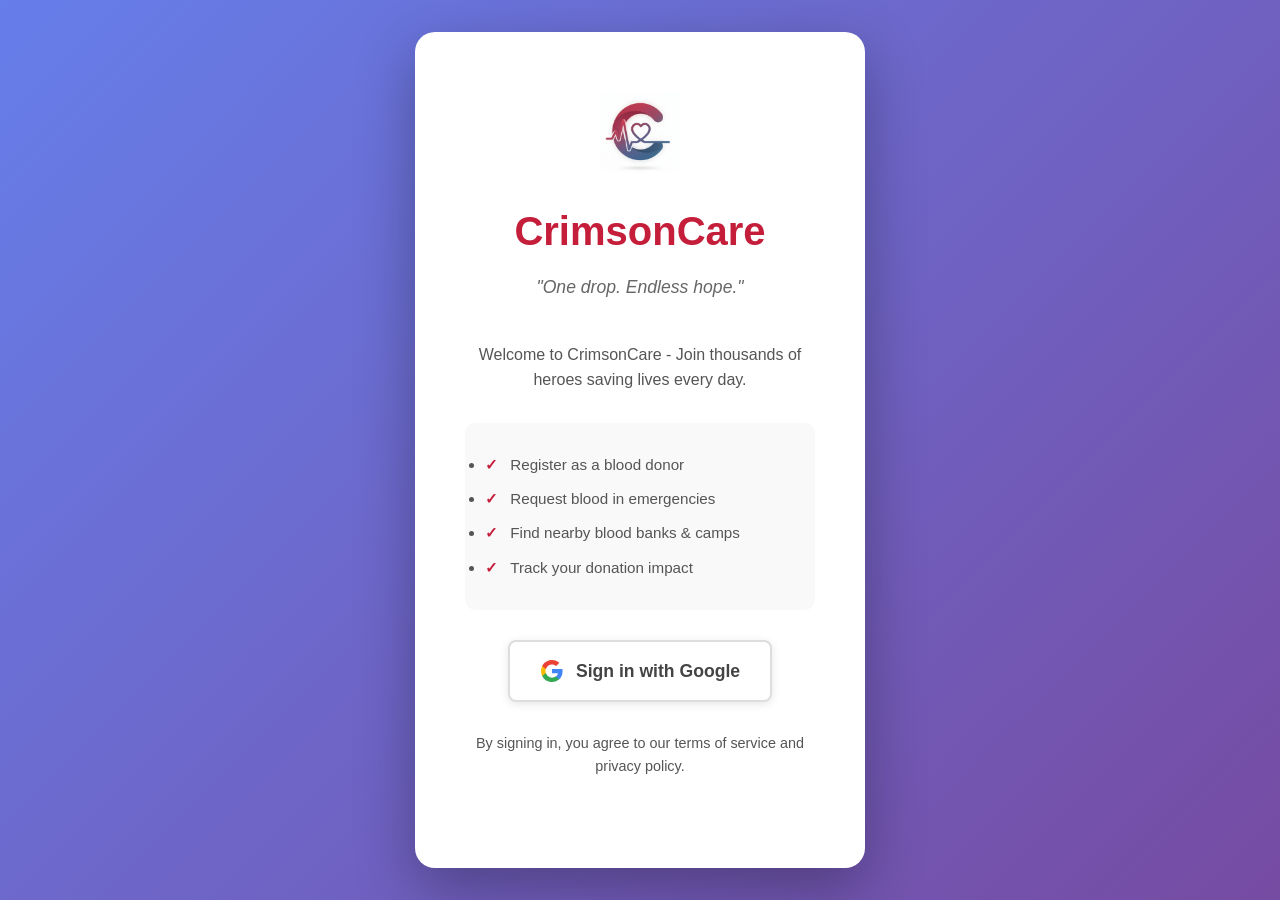
<file: frontend/index.html>
<!DOCTYPE html>
<html lang="en">

<head>
    <meta charset="UTF-8">
    <meta name="viewport" content="width=device-width, initial-scale=1.0">
    <title>CrimsonCare - One drop. Endless hope.</title>
    <link rel="icon" type="image/png" href="CrimsonCare_logo.png">
    <link rel="stylesheet" href="styles.css">
</head>

<body>
    <!-- Header -->
    <header class="header">
        <div class="header-content">
            <div class="header-left">
                <a href="index.html" class="logo">
                    <img src="CrimsonCare_logo.png" alt="CrimsonCare Logo" class="logo-img">
                    <span>CrimsonCare</span>
                </a>
            </div>
            <nav class="header-center">
                <a href="index.html" class="nav-link active">Home</a>
                <a href="blood-banks.html" class="nav-link">Blood Banks</a>
                <a href="camps.html" class="nav-link">Camps</a>
                <a href="leaderboard.html" class="nav-link">Leaderboard</a>
            </nav>
            <div class="header-right">
                <a href="information.html" class="user-icon" title="Profile">
                    <svg width="24" height="24" viewBox="0 0 24 24" fill="none" stroke="currentColor" stroke-width="2">
                        <circle cx="12" cy="8" r="4" />
                        <path d="M6 21v-2a4 4 0 0 1 4-4h4a4 4 0 0 1 4 4v2" />
                    </svg>
                </a>
                <a href="#" class="user-icon" onclick="event.preventDefault(); logout();" title="Logout"
                    style="margin-left: 10px;">
                    <svg width="24" height="24" viewBox="0 0 24 24" fill="none" stroke="currentColor" stroke-width="2">
                        <path d="M9 21H5a2 2 0 0 1-2-2V5a2 2 0 0 1 2-2h4" />
                        <polyline points="16 17 21 12 16 7" />
                        <line x1="21" y1="12" x2="9" y2="12" />
                    </svg>
                </a>
            </div>
        </div>
    </header>

    <!-- Hero Section -->
    <section class="hero">
        <div class="hero-content">
            <h1 class="hero-headline">CrimsonCare</h1>
            <p class="hero-tagline">"One drop. Endless hope."</p>
            <p class="hero-subtext">Join thousands of donors saving lives every day. Connect with recipients in
                real-time, track your donations, and become a hero in your community.</p>
            <div class="hero-ctas">
                <button class="btn btn-primary" onclick="window.location.href='information.html'">Donate Blood</button>
                <button class="btn btn-secondary" onclick="window.location.href='request_blood.html'">Request
                    Blood</button>
            </div>
        </div>
    </section>

    <!-- Urgent Requests and Active Camps -->
    <section class="urgent-camps-section">
        <div class="container">
            <div class="two-column-grid">
                <!-- Urgent Requests -->
                <div class="section-block">
                    <h2 class="section-title">Urgent Blood Requests Nearby</h2>
                    <div class="tiles-grid" id="urgent-requests">
                        <!-- Dynamic content loaded via JS -->
                    </div>
                </div>

                <!-- Active Camps -->
                <div class="section-block">
                    <h2 class="section-title">Active Camps Nearby</h2>
                    <div class="tiles-grid" id="active-camps">
                        <!-- Dynamic content loaded via JS -->
                    </div>
                </div>
            </div>
        </div>
    </section>

    <!-- Impact Metrics -->
    <section class="stats-section">
        <div class="container">
            <h2 class="section-title-center">Impact Metrics</h2>
            <div class="stats-grid">
                <div class="stat-tile">
                    <div class="stat-icon">
                        <svg width="40" height="40" viewBox="0 0 24 24" fill="none" stroke="#C41E3A" stroke-width="2">
                            <path d="M17 21v-2a4 4 0 0 0-4-4H5a4 4 0 0 0-4 4v2" />
                            <circle cx="9" cy="7" r="4" />
                            <path d="M23 21v-2a4 4 0 0 0-3-3.87" />
                            <path d="M16 3.13a4 4 0 0 1 0 7.75" />
                        </svg>
                    </div>
                    <div class="stat-number">12,543</div>
                    <div class="stat-label">Active Donors</div>
                </div>
                <div class="stat-tile">
                    <div class="stat-icon">
                        <svg width="40" height="40" viewBox="0 0 24 24" fill="none" stroke="#C41E3A" stroke-width="2">
                            <path
                                d="M20 35C20 35 32 27 32 17C32 13.8174 30.7357 10.7652 28.4853 8.51472C26.2348 6.26428 23.1826 5 20 5C16.8174 5 13.7652 6.26428 11.5147 8.51472C9.26428 10.7652 8 13.8174 8 17C8 27 20 35 20 35Z" />
                        </svg>
                    </div>
                    <div class="stat-number">8,921</div>
                    <div class="stat-label">Lives Saved</div>
                </div>
                <div class="stat-tile">
                    <div class="stat-icon">
                        <svg width="40" height="40" viewBox="0 0 24 24" fill="none" stroke="#C41E3A" stroke-width="2">
                            <path d="M3 9l9-7 9 7v11a2 2 0 0 1-2 2H5a2 2 0 0 1-2-2z" />
                            <polyline points="9 22 9 12 15 12 15 22" />
                        </svg>
                    </div>
                    <div class="stat-number">156</div>
                    <div class="stat-label">Blood Banks</div>
                </div>
                <div class="stat-tile">
                    <div class="stat-icon">
                        <svg width="40" height="40" viewBox="0 0 24 24" fill="none" stroke="#C41E3A" stroke-width="2">
                            <rect x="3" y="4" width="18" height="18" rx="2" ry="2" />
                            <line x1="16" y1="2" x2="16" y2="6" />
                            <line x1="8" y1="2" x2="8" y2="6" />
                            <line x1="3" y1="10" x2="21" y2="10" />
                        </svg>
                    </div>
                    <div class="stat-number">43</div>
                    <div class="stat-label">Active Camps</div>
                </div>
            </div>
        </div>
    </section>

    <!-- Why Choose CrimsonCare -->
    <section class="why-choose-section">
        <div class="container">
            <h2 class="section-title-center">Why Choose CrimsonCare?</h2>
            <div class="features-grid">
                <div class="feature-tile">
                    <div class="feature-icon">
                        <svg width="48" height="48" viewBox="0 0 24 24" fill="none" stroke="#C41E3A" stroke-width="2">
                            <circle cx="12" cy="12" r="10" />
                            <polyline points="12 6 12 12 16 14" />
                        </svg>
                    </div>
                    <h3>Real-Time Matching</h3>
                    <p>Connect with recipients instantly based on blood type, location, and urgency. Every second
                        counts.</p>
                </div>
                <div class="feature-tile">
                    <div class="feature-icon">
                        <svg width="48" height="48" viewBox="0 0 24 24" fill="none" stroke="#C41E3A" stroke-width="2">
                            <path d="M22 11.08V12a10 10 0 1 1-5.93-9.14" />
                            <polyline points="22 4 12 14.01 9 11.01" />
                        </svg>
                    </div>
                    <h3>Verified Blood Banks</h3>
                    <p>Access a network of 150+ certified blood banks with real-time inventory tracking.</p>
                </div>
                <div class="feature-tile">
                    <div class="feature-icon">
                        <svg width="48" height="48" viewBox="0 0 24 24" fill="none" stroke="#C41E3A" stroke-width="2">
                            <circle cx="12" cy="8" r="7" />
                            <polyline points="8.21 13.89 7 23 12 20 17 23 15.79 13.88" />
                        </svg>
                    </div>
                    <h3>Badges & Certificates</h3>
                    <p>Earn recognition for your life-saving contributions with digital badges and certificates.</p>
                </div>
                <div class="feature-tile">
                    <div class="feature-icon">
                        <svg width="48" height="48" viewBox="0 0 24 24" fill="none" stroke="#C41E3A" stroke-width="2">
                            <path d="M21 10c0 7-9 13-9 13s-9-6-9-13a9 9 0 0 1 18 0z" />
                            <circle cx="12" cy="10" r="3" />
                        </svg>
                    </div>
                    <h3>Community-Driven</h3>
                    <p>Join a compassionate network of donors, recipients, and healthcare providers working together.
                    </p>
                </div>
                <div class="feature-tile">
                    <div class="feature-icon">
                        <svg width="48" height="48" viewBox="0 0 24 24" fill="none" stroke="#C41E3A" stroke-width="2">
                            <path d="M12 20v-6M6 20V10M18 20V4" />
                        </svg>
                    </div>
                    <h3>Track Your Impact</h3>
                    <p>Monitor your donation history and see the lives you've saved with detailed analytics.</p>
                </div>
                <div class="feature-tile">
                    <div class="feature-icon">
                        <svg width="48" height="48" viewBox="0 0 24 24" fill="none" stroke="#C41E3A" stroke-width="2">
                            <path d="M18 8A6 6 0 0 0 6 8c0 7-3 9-3 9h18s-3-2-3-9" />
                            <path d="M13.73 21a2 2 0 0 1-3.46 0" />
                        </svg>
                    </div>
                    <h3>Smart Notifications</h3>
                    <p>Receive alerts when your blood type is needed nearby or when camps are scheduled.</p>
                </div>
                <div class="feature-tile">
                    <div class="feature-icon">
                        <svg width="48" height="48" viewBox="0 0 24 24" fill="none" stroke="#C41E3A" stroke-width="2">
                            <rect x="3" y="11" width="18" height="11" rx="2" ry="2" />
                            <path d="M7 11V7a5 5 0 0 1 10 0v4" />
                        </svg>
                    </div>
                    <h3>Secure & Private</h3>
                    <p>Your personal and medical information is protected with enterprise-grade security.</p>
                </div>
                <div class="feature-tile">
                    <div class="feature-icon">
                        <svg width="48" height="48" viewBox="0 0 24 24" fill="none" stroke="#C41E3A" stroke-width="2">
                            <polyline points="22 12 18 12 15 21 9 3 6 12 2 12" />
                        </svg>
                    </div>
                    <h3>Health Screening</h3>
                    <p>Complete pre-donation questionnaires and get eligibility checks before you donate.</p>
                </div>
            </div>
        </div>
    </section>

    <!-- Modal for Request Details -->
    <div id="request-modal" class="modal">
        <div class="modal-content">
            <span class="modal-close">&times;</span>
            <h2>Request Details</h2>
            <div id="request-details"></div>
        </div>
    </div>

    <!-- Modal for Camp Details -->
    <div id="camp-modal" class="modal">
        <div class="modal-content">
            <span class="modal-close">&times;</span>
            <h2>Camp Details</h2>
            <div id="camp-details"></div>
        </div>
    </div>

    <!-- Footer -->
    <footer class="footer">
        <div class="container">
            <div class="footer-brand">
                <h3>CrimsonCare</h3>
                <p class="tagline">"One drop. Endless hope."</p>
            </div>
            <div class="footer-links">
                <h4>Quick Links</h4>
                <a href="index.html">Home</a>
                <a href="blood-banks.html">Blood Banks</a>
                <a href="camps.html">Camps</a>
                <a href="leaderboard.html">Leaderboard</a>
                <a href="information.html">User Info</a>
                <a href="contact.html">Contact</a>
            </div>
            <div class="footer-contact">
                <h4>Contact Us</h4>
                <p>Email: info@crimsoncare.com</p>
                <p>Phone: +91-1234567890</p>
                <p>Address: Dehradun, Uttarakhand, India</p>
            </div>
        </div>
        <div class="footer-bottom">
            <p>© 2025 CrimsonCare by SysNexis. All rights reserved.</p>
        </div>
    </footer>

    <!-- Floating Chat Widget -->
    <div id="chat-widget" class="chat-widget">
        <button id="chat-toggle-btn" class="chat-toggle-btn" onclick="toggleChatWidget()">
            <svg width="24" height="24" viewBox="0 0 24 24" fill="none" stroke="currentColor" stroke-width="2">
                <path d="M21 15a2 2 0 0 1-2 2H7l-4 4V5a2 2 0 0 1 2-2h14a2 2 0 0 1 2 2z"></path>
            </svg>
        </button>

        <div id="chat-window" class="chat-window" style="display: none;">
            <div class="chat-header">
                <div>
                    <h3>🩸 CrimsonCare Assistant</h3>
                    <p style="font-size: 12px; opacity: 0.9;">Ask me about blood donation</p>
                </div>
                <button class="chat-close-btn" onclick="toggleChatWidget()">✕</button>
            </div>

            <div id="chat-messages" class="chat-messages">
                <div class="chat-message bot-message">
                    <div class="message-avatar">🤖</div>
                    <div class="message-content">
                        <p>Hi! I'm your CrimsonCare Assistant. I can help you with:</p>
                        <ul style="margin: 10px 0; padding-left: 20px; font-size: 13px;">
                            <li>Blood donation eligibility & process</li>
                            <li>Health screening questions</li>
                            <li>Blood types & compatibility</li>
                            <li>CrimsonCare platform features</li>
                        </ul>
                        <p>How can I help you today?</p>
                    </div>
                </div>
            </div>

            <div class="chat-input-container">
                <input type="text" id="chat-input" class="chat-input" placeholder="Type your message..."
                    onkeypress="handleChatKeyPress(event)" />
                <button class="chat-send-btn" onclick="sendChatMessage()">
                    <svg width="20" height="20" viewBox="0 0 24 24" fill="none" stroke="currentColor" stroke-width="2">
                        <line x1="22" y1="2" x2="11" y2="13"></line>
                        <polygon points="22 2 15 22 11 13 2 9 22 2"></polygon>
                    </svg>
                </button>
            </div>
        </div>
    </div>

    <script src="script.js"></script>
</body>

</html>
</file>
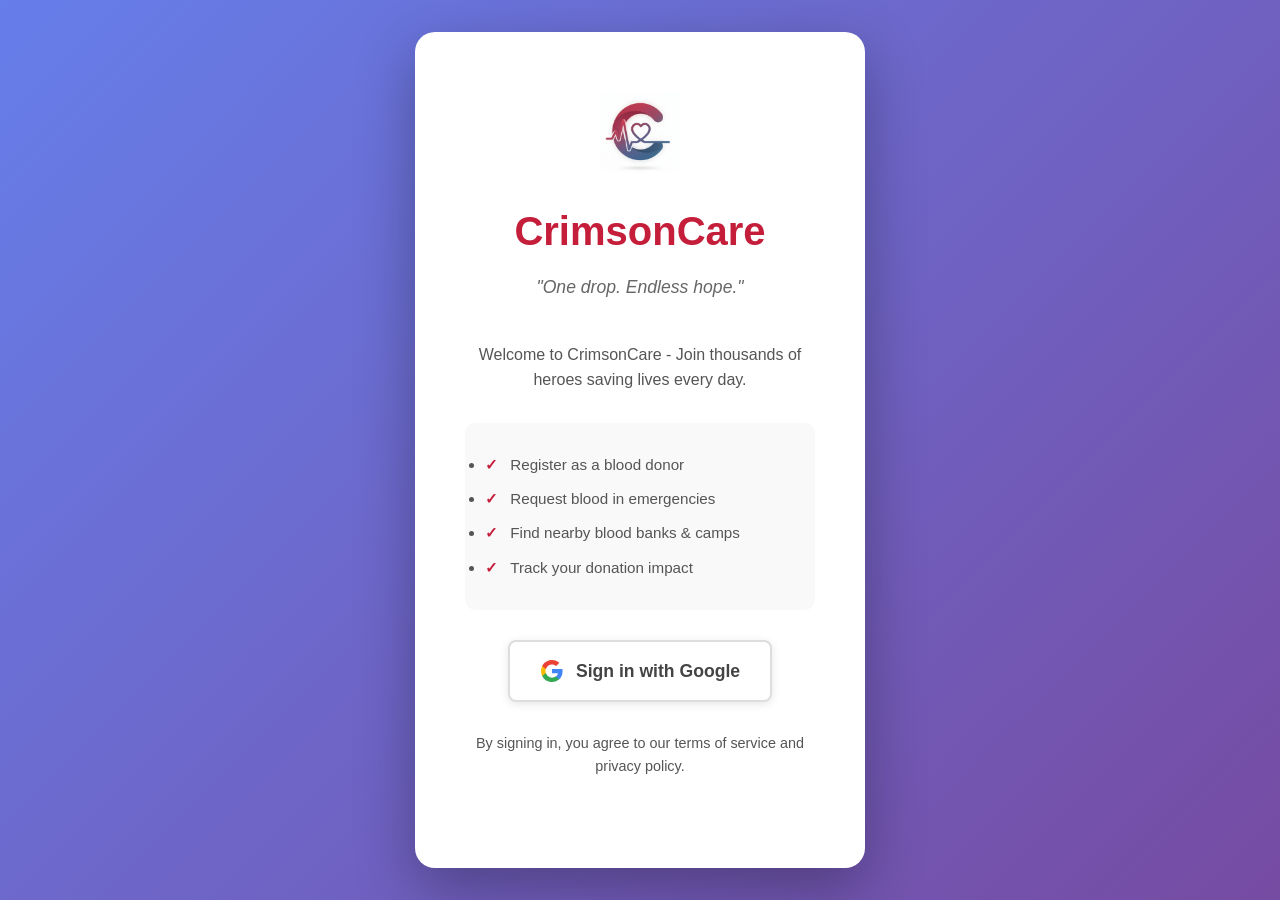
<file: frontend/blood-banks.html>
<!DOCTYPE html>
<html lang="en">

<head>
    <meta charset="UTF-8">
    <meta name="viewport" content="width=device-width, initial-scale=1.0">
    <title>Blood Banks - CrimsonCare</title>
    <link rel="icon" type="image/png" href="CrimsonCare_logo.png">
    <link rel="stylesheet" href="styles.css">
</head>

<body>
    <!-- Header -->
    <header class="header">
        <div class="header-content">
            <div class="header-left">
                <a href="index.html" class="logo">
                    <img src="CrimsonCare_logo.png" alt="CrimsonCare Logo" class="logo-img">
                    <span>CrimsonCare</span>
                </a>
            </div>
            <nav class="header-center">
                <a href="index.html" class="nav-link">Home</a>
                <a href="blood-banks.html" class="nav-link active">Blood Banks</a>
                <a href="camps.html" class="nav-link">Camps</a>
                <a href="leaderboard.html" class="nav-link">Leaderboard</a>
            </nav>
            <div class="header-right">
                <a href="information.html" class="user-icon" title="Profile">
                    <svg width="24" height="24" viewBox="0 0 24 24" fill="none" stroke="currentColor" stroke-width="2">
                        <circle cx="12" cy="8" r="4" />
                        <path d="M6 21v-2a4 4 0 0 1 4-4h4a4 4 0 0 1 4 4v2" />
                    </svg>
                </a>
                <a href="#" class="user-icon" onclick="event.preventDefault(); logout();" title="Logout"
                    style="margin-left: 10px;">
                    <svg width="24" height="24" viewBox="0 0 24 24" fill="none" stroke="currentColor" stroke-width="2">
                        <path d="M9 21H5a2 2 0 0 1-2-2V5a2 2 0 0 1 2-2h4" />
                        <polyline points="16 17 21 12 16 7" />
                        <line x1="21" y1="12" x2="9" y2="12" />
                    </svg>
                </a>
            </div>
        </div>
    </header>

    <!-- Page Header -->
    <section class="page-header">
        <h1>Blood Banks Directory</h1>
        <p>Find verified blood banks near you with real-time inventory status</p>
    </section>

    <!-- Search and Filter Section -->
    <section class="search-filter-section">
        <div class="container">
            <div class="search-filter-bar">
                <input type="text" id="search-input" class="search-input" placeholder="Search by name or location..."
                    onkeyup="searchBloodBanks()">
                <select id="filter-select" class="filter-select" onchange="filterBloodBanks()">
                    <option value="all">All Status</option>
                    <option value="available">Available</option>
                    <option value="low">Low Stock</option>
                    <option value="critical">Critical</option>
                </select>
                <button class="search-button" onclick="searchBloodBanks()">Search</button>
            </div>
        </div>
    </section>

    <!-- Blood Banks List -->
    <section class="content-section">
        <div class="container">
            <div id="blood-banks-list">
                <!-- Dynamic content loaded via JS -->
            </div>
        </div>
    </section>

    <!-- Footer -->
    <footer class="footer">
        <div class="container">
            <div class="footer-brand">
                <h3>CrimsonCare</h3>
                <p class="tagline">"One drop. Endless hope."</p>
            </div>
            <div class="footer-links">
                <h4>Quick Links</h4>
                <a href="index.html">Home</a>
                <a href="blood-banks.html">Blood Banks</a>
                <a href="camps.html">Camps</a>
                <a href="leaderboard.html">Leaderboard</a>
                <a href="information.html">User Info</a>
                <a href="contact.html">Contact</a>
            </div>
            <div class="footer-contact">
                <h4>Contact Us</h4>
                <p>Email: info@crimsoncare.com</p>
                <p>Phone: +91-1234567890</p>
                <p>Address: Dehradun, Uttarakhand, India</p>
            </div>
        </div>
        <div class="footer-bottom">
            <p>© 2025 CrimsonCare by SysNexis. All rights reserved.</p>
        </div>
    </footer>

    <script src="script.js"></script>
</body>

</html>
</file>
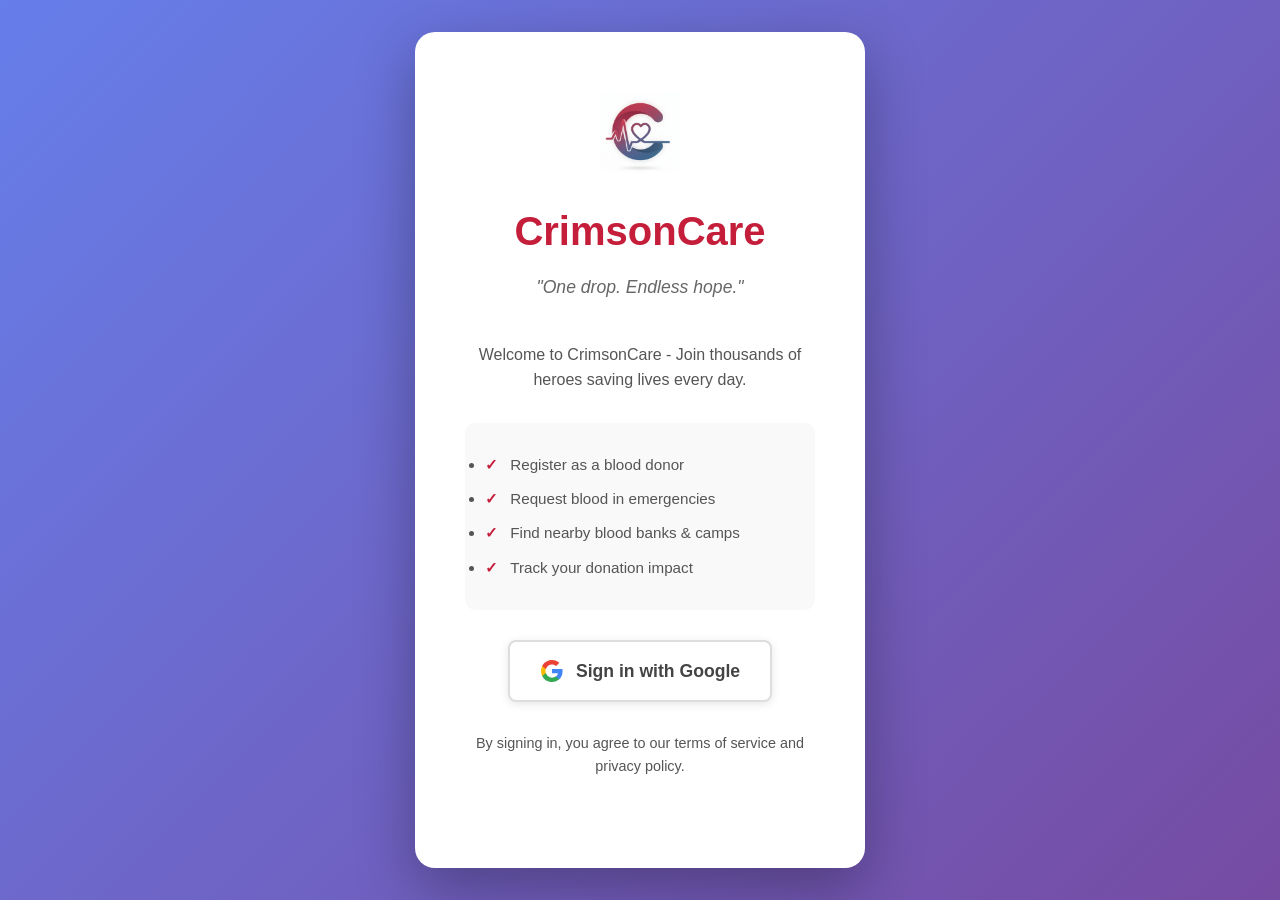
<file: frontend/camps.html>
<!DOCTYPE html>
<html lang="en">

<head>
    <meta charset="UTF-8">
    <meta name="viewport" content="width=device-width, initial-scale=1.0">
    <title>Donation Camps - CrimsonCare</title>
    <link rel="icon" type="image/png" href="CrimsonCare_logo.png">
    <link rel="stylesheet" href="styles.css">
</head>

<body>
    <!-- Header -->
    <header class="header">
        <div class="header-content">
            <div class="header-left">
                <a href="index.html" class="logo">
                    <img src="CrimsonCare_logo.png" alt="CrimsonCare Logo" class="logo-img">
                    <span>CrimsonCare</span>
                </a>
            </div>
            <nav class="header-center">
                <a href="index.html" class="nav-link">Home</a>
                <a href="blood-banks.html" class="nav-link">Blood Banks</a>
                <a href="camps.html" class="nav-link active">Camps</a>
                <a href="leaderboard.html" class="nav-link">Leaderboard</a>
            </nav>
            <div class="header-right">
                <a href="information.html" class="user-icon" title="Profile">
                    <svg width="24" height="24" viewBox="0 0 24 24" fill="none" stroke="currentColor" stroke-width="2">
                        <circle cx="12" cy="8" r="4" />
                        <path d="M6 21v-2a4 4 0 0 1 4-4h4a4 4 0 0 1 4 4v2" />
                    </svg>
                </a>
                <a href="#" class="user-icon" onclick="event.preventDefault(); logout();" title="Logout"
                    style="margin-left: 10px;">
                    <svg width="24" height="24" viewBox="0 0 24 24" fill="none" stroke="currentColor" stroke-width="2">
                        <path d="M9 21H5a2 2 0 0 1-2-2V5a2 2 0 0 1 2-2h4" />
                        <polyline points="16 17 21 12 16 7" />
                        <line x1="21" y1="12" x2="9" y2="12" />
                    </svg>
                </a>
            </div>
        </div>
    </header>

    <!-- Page Header -->
    <section class="page-header">
        <h1>Blood Donation Camps</h1>
        <p>Join upcoming donation camps in your area and save lives</p>
    </section>

    <!-- Search Section -->
    <section class="search-filter-section">
        <div class="container">
            <div class="search-filter-bar">
                <input type="text" id="search-camps" class="search-input"
                    placeholder="Search camps by name, organizer, or location..." onkeyup="searchCamps()">
                <button class="search-button" onclick="searchCamps()">Search</button>
            </div>
        </div>
    </section>

    <!-- Camps List -->
    <section class="content-section">
        <div class="container">
            <div id="camps-list">
                <!-- Dynamic content loaded via JS -->
            </div>
        </div>
    </section>

    <!-- Modal for Camp Details -->
    <div id="camp-modal" class="modal">
        <div class="modal-content">
            <span class="modal-close">&times;</span>
            <h2>Camp Details</h2>
            <div id="camp-details"></div>
        </div>
    </div>

    <!-- Footer -->
    <footer class="footer">
        <div class="container">
            <div class="footer-brand">
                <h3>CrimsonCare</h3>
                <p class="tagline">"One drop. Endless hope."</p>
            </div>
            <div class="footer-links">
                <h4>Quick Links</h4>
                <a href="index.html">Home</a>
                <a href="blood-banks.html">Blood Banks</a>
                <a href="camps.html">Camps</a>
                <a href="leaderboard.html">Leaderboard</a>
                <a href="information.html">User Info</a>
                <a href="contact.html">Contact</a>
            </div>
            <div class="footer-contact">
                <h4>Contact Us</h4>
                <p>Email: info@crimsoncare.com</p>
                <p>Phone: +91-1234567890</p>
                <p>Address: Dehradun, Uttarakhand, India</p>
            </div>
        </div>
        <div class="footer-bottom">
            <p>© 2025 CrimsonCare by SysNexis. All rights reserved.</p>
        </div>
    </footer>

    <script src="script.js"></script>
</body>

</html>
</file>
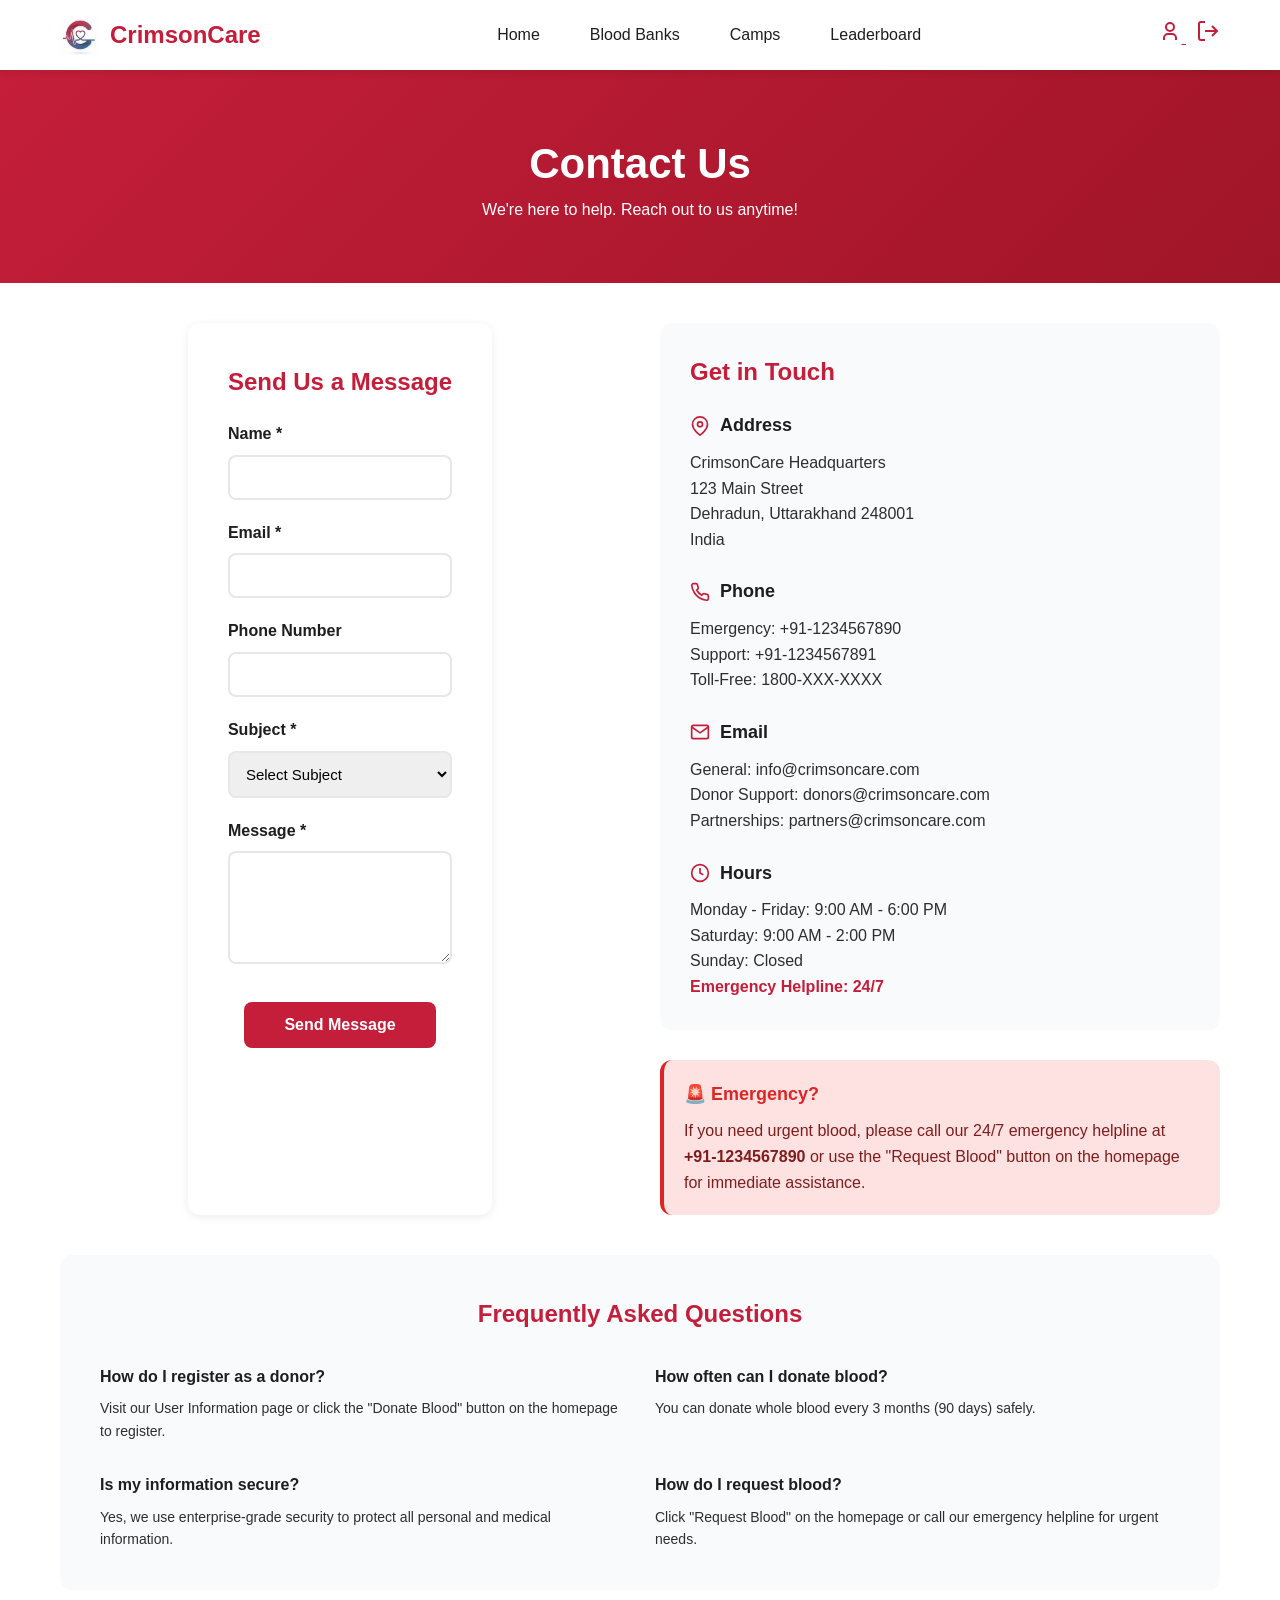
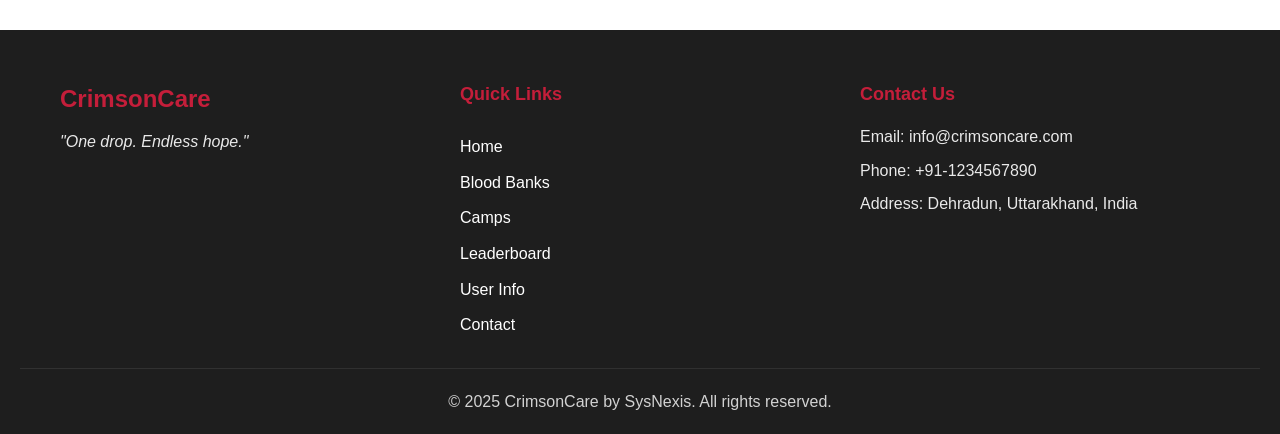
<file: frontend/contact.html>
<!DOCTYPE html>
<html lang="en">

<head>
    <meta charset="UTF-8">
    <meta name="viewport" content="width=device-width, initial-scale=1.0">
    <title>Contact Us - CrimsonCare</title>
    <link rel="icon" type="image/png" href="CrimsonCare_logo.png">
    <link rel="stylesheet" href="styles.css">
</head>

<body>
    <!-- Header -->
    <header class="header">
        <div class="header-content">
            <div class="header-left">
                <a href="index.html" class="logo">
                    <img src="CrimsonCare_logo.png" alt="CrimsonCare Logo" class="logo-img">
                    <span>CrimsonCare</span>
                </a>
            </div>
            <nav class="header-center">
                <a href="index.html" class="nav-link">Home</a>
                <a href="blood-banks.html" class="nav-link">Blood Banks</a>
                <a href="camps.html" class="nav-link">Camps</a>
                <a href="leaderboard.html" class="nav-link">Leaderboard</a>
            </nav>
            <div class="header-right">
                <a href="information.html" class="user-icon" title="Profile">
                    <svg width="24" height="24" viewBox="0 0 24 24" fill="none" stroke="currentColor" stroke-width="2">
                        <circle cx="12" cy="8" r="4" />
                        <path d="M6 21v-2a4 4 0 0 1 4-4h4a4 4 0 0 1 4 4v2" />
                    </svg>
                </a>
                <a href="#" class="user-icon" onclick="event.preventDefault(); logout();" title="Logout"
                    style="margin-left: 10px;">
                    <svg width="24" height="24" viewBox="0 0 24 24" fill="none" stroke="currentColor" stroke-width="2">
                        <path d="M9 21H5a2 2 0 0 1-2-2V5a2 2 0 0 1 2-2h4" />
                        <polyline points="16 17 21 12 16 7" />
                        <line x1="21" y1="12" x2="9" y2="12" />
                    </svg>
                </a>
            </div>
        </div>
    </header>

    <!-- Page Header -->
    <section class="page-header">
        <h1>Contact Us</h1>
        <p>We're here to help. Reach out to us anytime!</p>
    </section>

    <!-- Contact Content -->
    <section class="content-section">
        <div class="container">
            <div style="display: grid; grid-template-columns: 1fr 1fr; gap: 40px; margin-bottom: 40px;">
                <!-- Contact Form -->
                <div class="form-container">
                    <h2 style="color: #C41E3A; margin-bottom: 20px;">Send Us a Message</h2>
                    <form id="contact-form" onsubmit="handleContactForm(event)">
                        <div class="form-group">
                            <label for="contact-name">Name *</label>
                            <input type="text" id="contact-name" name="name" required>
                        </div>

                        <div class="form-group">
                            <label for="contact-email">Email *</label>
                            <input type="email" id="contact-email" name="email" required>
                        </div>

                        <div class="form-group">
                            <label for="contact-phone">Phone Number</label>
                            <input type="tel" id="contact-phone" name="phone">
                        </div>

                        <div class="form-group">
                            <label for="contact-subject">Subject *</label>
                            <select id="contact-subject" name="subject" required>
                                <option value="">Select Subject</option>
                                <option value="general">General Inquiry</option>
                                <option value="donor">Donor Registration</option>
                                <option value="recipient">Blood Request</option>
                                <option value="bloodbank">Blood Bank Partnership</option>
                                <option value="camp">Organize a Camp</option>
                                <option value="technical">Technical Support</option>
                                <option value="feedback">Feedback</option>
                            </select>
                        </div>

                        <div class="form-group">
                            <label for="contact-message">Message *</label>
                            <textarea id="contact-message" name="message" rows="5" required></textarea>
                        </div>

                        <div class="form-group" style="text-align: center; margin-top: 30px;">
                            <button type="submit" class="submit-button">Send Message</button>
                        </div>
                    </form>
                </div>

                <!-- Contact Information -->
                <div>
                    <div style="background-color: #F9FAFB; padding: 30px; border-radius: 12px; margin-bottom: 30px;">
                        <h2 style="color: #C41E3A; margin-bottom: 20px;">Get in Touch</h2>

                        <div style="margin-bottom: 25px;">
                            <h3
                                style="color: #1E1E1E; font-size: 18px; margin-bottom: 10px; display: flex; align-items: center; gap: 10px;">
                                <svg width="20" height="20" viewBox="0 0 24 24" fill="none" stroke="#C41E3A"
                                    stroke-width="2">
                                    <path d="M21 10c0 7-9 13-9 13s-9-6-9-13a9 9 0 0 1 18 0z" />
                                    <circle cx="12" cy="10" r="3" />
                                </svg>
                                Address
                            </h3>
                            <p style="color: #2E2E2E; line-height: 1.6;">
                                CrimsonCare Headquarters<br>
                                123 Main Street<br>
                                Dehradun, Uttarakhand 248001<br>
                                India
                            </p>
                        </div>

                        <div style="margin-bottom: 25px;">
                            <h3
                                style="color: #1E1E1E; font-size: 18px; margin-bottom: 10px; display: flex; align-items: center; gap: 10px;">
                                <svg width="20" height="20" viewBox="0 0 24 24" fill="none" stroke="#C41E3A"
                                    stroke-width="2">
                                    <path
                                        d="M22 16.92v3a2 2 0 0 1-2.18 2 19.79 19.79 0 0 1-8.63-3.07 19.5 19.5 0 0 1-6-6 19.79 19.79 0 0 1-3.07-8.67A2 2 0 0 1 4.11 2h3a2 2 0 0 1 2 1.72 12.84 12.84 0 0 0 .7 2.81 2 2 0 0 1-.45 2.11L8.09 9.91a16 16 0 0 0 6 6l1.27-1.27a2 2 0 0 1 2.11-.45 12.84 12.84 0 0 0 2.81.7A2 2 0 0 1 22 16.92z" />
                                </svg>
                                Phone
                            </h3>
                            <p style="color: #2E2E2E; line-height: 1.6;">
                                Emergency: +91-1234567890<br>
                                Support: +91-1234567891<br>
                                Toll-Free: 1800-XXX-XXXX
                            </p>
                        </div>

                        <div style="margin-bottom: 25px;">
                            <h3
                                style="color: #1E1E1E; font-size: 18px; margin-bottom: 10px; display: flex; align-items: center; gap: 10px;">
                                <svg width="20" height="20" viewBox="0 0 24 24" fill="none" stroke="#C41E3A"
                                    stroke-width="2">
                                    <path
                                        d="M4 4h16c1.1 0 2 .9 2 2v12c0 1.1-.9 2-2 2H4c-1.1 0-2-.9-2-2V6c0-1.1.9-2 2-2z" />
                                    <polyline points="22,6 12,13 2,6" />
                                </svg>
                                Email
                            </h3>
                            <p style="color: #2E2E2E; line-height: 1.6;">
                                General: info@crimsoncare.com<br>
                                Donor Support: donors@crimsoncare.com<br>
                                Partnerships: partners@crimsoncare.com
                            </p>
                        </div>

                        <div>
                            <h3
                                style="color: #1E1E1E; font-size: 18px; margin-bottom: 10px; display: flex; align-items: center; gap: 10px;">
                                <svg width="20" height="20" viewBox="0 0 24 24" fill="none" stroke="#C41E3A"
                                    stroke-width="2">
                                    <circle cx="12" cy="12" r="10" />
                                    <polyline points="12 6 12 12 16 14" />
                                </svg>
                                Hours
                            </h3>
                            <p style="color: #2E2E2E; line-height: 1.6;">
                                Monday - Friday: 9:00 AM - 6:00 PM<br>
                                Saturday: 9:00 AM - 2:00 PM<br>
                                Sunday: Closed<br>
                                <strong style="color: #C41E3A;">Emergency Helpline: 24/7</strong>
                            </p>
                        </div>
                    </div>

                    <!-- Emergency Notice -->
                    <div
                        style="background-color: #FEE2E2; padding: 20px; border-radius: 12px; border-left: 4px solid #DC2626;">
                        <h3 style="color: #DC2626; font-size: 18px; margin-bottom: 10px;">🚨 Emergency?</h3>
                        <p style="color: #7F1D1D; line-height: 1.6;">
                            If you need urgent blood, please call our 24/7 emergency helpline at
                            <strong>+91-1234567890</strong> or use the "Request Blood" button on the homepage for
                            immediate assistance.
                        </p>
                    </div>
                </div>
            </div>

            <!-- FAQ Section -->
            <div style="background-color: #F9FAFB; padding: 40px; border-radius: 12px; margin-top: 40px;">
                <h2 style="color: #C41E3A; text-align: center; margin-bottom: 30px;">Frequently Asked Questions</h2>
                <div style="display: grid; grid-template-columns: 1fr 1fr; gap: 30px;">
                    <div>
                        <h3 style="color: #1E1E1E; font-size: 16px; margin-bottom: 8px;">How do I register as a donor?
                        </h3>
                        <p style="color: #2E2E2E; font-size: 14px; line-height: 1.6;">Visit our User Information page or
                            click the "Donate Blood" button on the homepage to register.</p>
                    </div>
                    <div>
                        <h3 style="color: #1E1E1E; font-size: 16px; margin-bottom: 8px;">How often can I donate blood?
                        </h3>
                        <p style="color: #2E2E2E; font-size: 14px; line-height: 1.6;">You can donate whole blood every 3
                            months (90 days) safely.</p>
                    </div>
                    <div>
                        <h3 style="color: #1E1E1E; font-size: 16px; margin-bottom: 8px;">Is my information secure?</h3>
                        <p style="color: #2E2E2E; font-size: 14px; line-height: 1.6;">Yes, we use enterprise-grade
                            security to protect all personal and medical information.</p>
                    </div>
                    <div>
                        <h3 style="color: #1E1E1E; font-size: 16px; margin-bottom: 8px;">How do I request blood?</h3>
                        <p style="color: #2E2E2E; font-size: 14px; line-height: 1.6;">Click "Request Blood" on the
                            homepage or call our emergency helpline for urgent needs.</p>
                    </div>
                </div>
            </div>
        </div>
    </section>

    <!-- Footer -->
    <footer class="footer">
        <div class="container">
            <div class="footer-brand">
                <h3>CrimsonCare</h3>
                <p class="tagline">"One drop. Endless hope."</p>
            </div>
            <div class="footer-links">
                <h4>Quick Links</h4>
                <a href="index.html">Home</a>
                <a href="blood-banks.html">Blood Banks</a>
                <a href="camps.html">Camps</a>
                <a href="leaderboard.html">Leaderboard</a>
                <a href="information.html">User Info</a>
                <a href="contact.html">Contact</a>
            </div>
            <div class="footer-contact">
                <h4>Contact Us</h4>
                <p>Email: info@crimsoncare.com</p>
                <p>Phone: +91-1234567890</p>
                <p>Address: Dehradun, Uttarakhand, India</p>
            </div>
        </div>
        <div class="footer-bottom">
            <p>© 2025 CrimsonCare by SysNexis. All rights reserved.</p>
        </div>
    </footer>

    <script src="script.js"></script>
    <script>
        function handleContactForm(e) {
            e.preventDefault();
            alert('Thank you for contacting us! We will get back to you within 24 hours.');
            document.getElementById('contact-form').reset();
            return false;
        }
    </script>
</body>

</html>
</file>
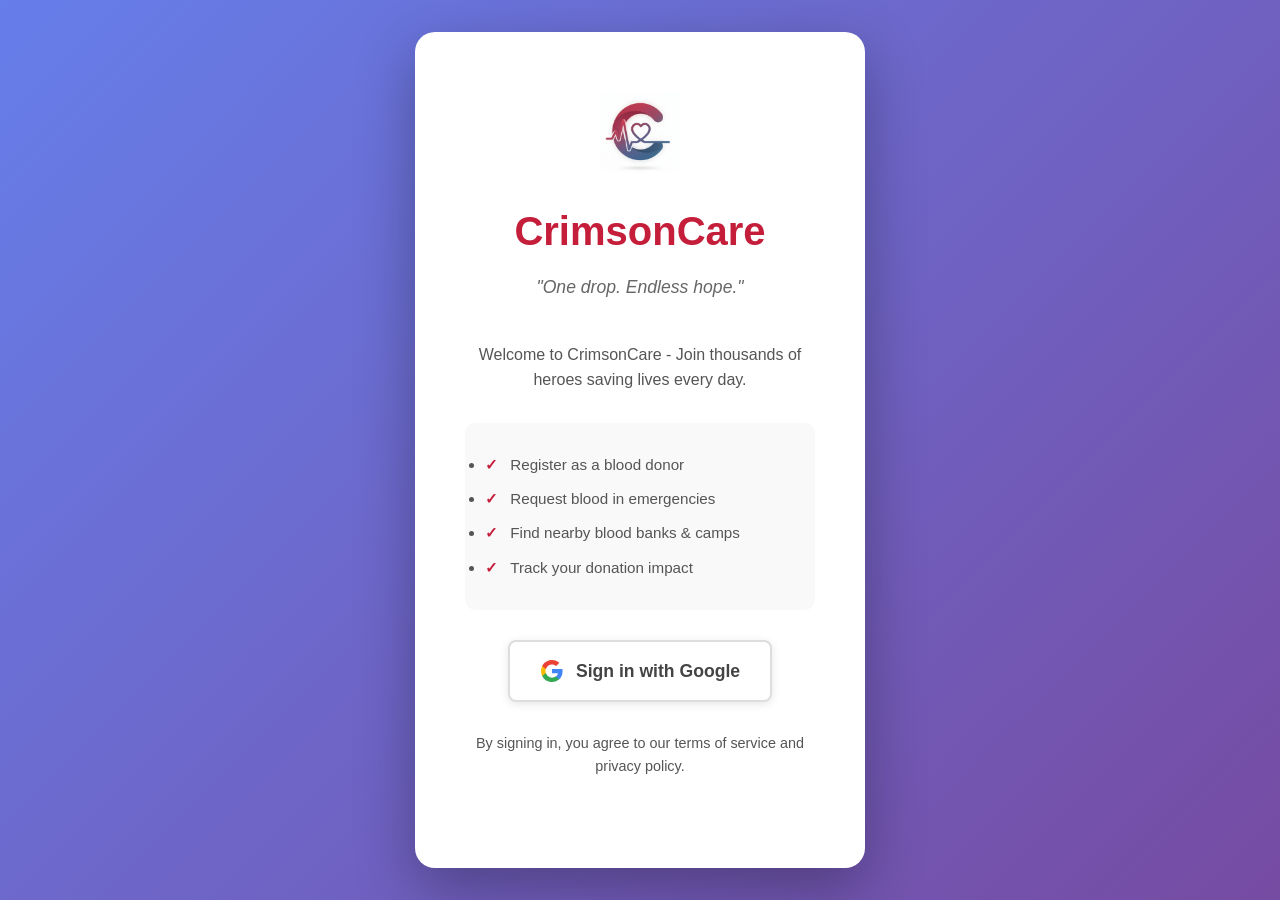
<file: frontend/leaderboard.html>
<!DOCTYPE html>
<html lang="en">

<head>
    <meta charset="UTF-8">
    <meta name="viewport" content="width=device-width, initial-scale=1.0">
    <title>Leaderboard - CrimsonCare</title>
    <link rel="icon" type="image/png" href="CrimsonCare_logo.png">
    <link rel="stylesheet" href="styles.css">
</head>

<body>
    <!-- Header -->
    <header class="header">
        <div class="header-content">
            <div class="header-left">
                <a href="index.html" class="logo">
                    <img src="CrimsonCare_logo.png" alt="CrimsonCare Logo" class="logo-img">
                    <span>CrimsonCare</span>
                </a>
            </div>
            <nav class="header-center">
                <a href="index.html" class="nav-link">Home</a>
                <a href="blood-banks.html" class="nav-link">Blood Banks</a>
                <a href="camps.html" class="nav-link">Camps</a>
                <a href="leaderboard.html" class="nav-link active">Leaderboard</a>
            </nav>
            <div class="header-right">
                <a href="information.html" class="user-icon" title="Profile">
                    <svg width="24" height="24" viewBox="0 0 24 24" fill="none" stroke="currentColor" stroke-width="2">
                        <circle cx="12" cy="8" r="4" />
                        <path d="M6 21v-2a4 4 0 0 1 4-4h4a4 4 0 0 1 4 4v2" />
                    </svg>
                </a>
                <a href="#" class="user-icon" onclick="event.preventDefault(); logout();" title="Logout"
                    style="margin-left: 10px;">
                    <svg width="24" height="24" viewBox="0 0 24 24" fill="none" stroke="currentColor" stroke-width="2">
                        <path d="M9 21H5a2 2 0 0 1-2-2V5a2 2 0 0 1 2-2h4" />
                        <polyline points="16 17 21 12 16 7" />
                        <line x1="21" y1="12" x2="9" y2="12" />
                    </svg>
                </a>
            </div>
        </div>
    </header>

    <!-- Page Header -->
    <section class="page-header">
        <h1>Donor Leaderboard</h1>
        <p>Celebrating our community heroes and their life-saving contributions</p>
    </section>

    <!-- Leaderboard Content -->
    <section class="content-section">
        <div class="container">
            <div class="leaderboard-info"
                style="text-align: center; margin-bottom: 30px; padding: 20px; background-color: #FEF3C7; border-radius: 12px;">
                <h3 style="color: #92400E; margin-bottom: 10px;">🏆 Badge System</h3>
                <p style="color: #78350F;">
                    <strong>Gold Badge:</strong> 40+ donations |
                    <strong>Silver Badge:</strong> 20+ donations |
                    <strong>Bronze Badge:</strong> 10+ donations
                </p>
            </div>

            <div class="leaderboard-table">
                <table>
                    <thead>
                        <tr>
                            <th onclick="sortLeaderboard('rank')">Rank</th>
                            <th onclick="sortLeaderboard('user')">User</th>
                            <th onclick="sortLeaderboard('donations')">Donations</th>
                            <th>Badges</th>
                            <th onclick="sortLeaderboard('lastDonation')">Last Donation</th>
                            <th onclick="sortLeaderboard('city')">City</th>
                        </tr>
                    </thead>
                    <tbody id="leaderboard-tbody">
                        <!-- Dynamic content loaded via JS -->
                    </tbody>
                </table>
            </div>

            <div class="leaderboard-cta" style="text-align: center; margin-top: 40px;">
                <h3 style="color: #C41E3A; margin-bottom: 15px;">Want to see your name here?</h3>
                <p style="margin-bottom: 20px; color: #2E2E2E;">Register as a donor and start saving lives today!</p>
                <button class="btn btn-primary" onclick="window.location.href='information.html'">Register Now</button>
            </div>
        </div>
    </section>

    <!-- Footer -->
    <footer class="footer">
        <div class="container">
            <div class="footer-brand">
                <h3>CrimsonCare</h3>
                <p class="tagline">"One drop. Endless hope."</p>
            </div>
            <div class="footer-links">
                <h4>Quick Links</h4>
                <a href="index.html">Home</a>
                <a href="blood-banks.html">Blood Banks</a>
                <a href="camps.html">Camps</a>
                <a href="leaderboard.html">Leaderboard</a>
                <a href="information.html">User Info</a>
                <a href="contact.html">Contact</a>
            </div>
            <div class="footer-contact">
                <h4>Contact Us</h4>
                <p>Email: info@crimsoncare.com</p>
                <p>Phone: +91-1234567890</p>
                <p>Address: Dehradun, Uttarakhand, India</p>
            </div>
        </div>
        <div class="footer-bottom">
            <p>© 2025 CrimsonCare by SysNexis. All rights reserved.</p>
        </div>
    </footer>

    <script src="script.js"></script>
</body>

</html>
</file>
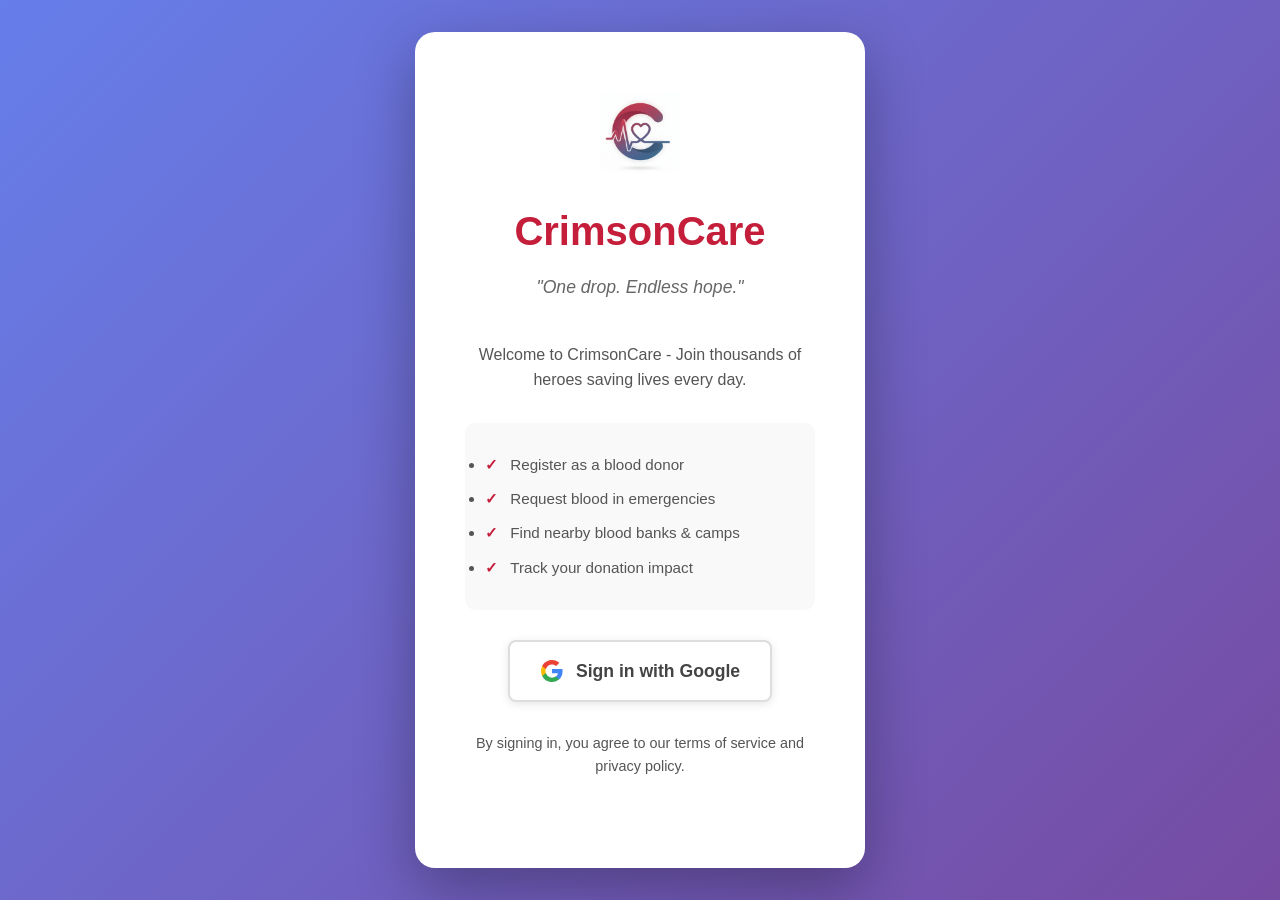
<file: frontend/login.html>
<!DOCTYPE html>
<html lang="en">

<head>
    <meta charset="UTF-8">
    <meta name="viewport" content="width=device-width, initial-scale=1.0">
    <title>Login - CrimsonCare</title>
    <link rel="icon" type="image/png" href="CrimsonCare_logo.png">
    <link rel="stylesheet" href="styles.css">
    <style>
        .login-container {
            min-height: 100vh;
            display: flex;
            align-items: center;
            justify-content: center;
            background: linear-gradient(135deg, #667eea 0%, #764ba2 100%);
            padding: 20px;
        }

        .login-box {
            background: white;
            padding: 60px 50px;
            border-radius: 20px;
            box-shadow: 0 20px 60px rgba(0, 0, 0, 0.3);
            text-align: center;
            max-width: 450px;
            width: 100%;
        }

        .login-logo {
            width: 80px;
            height: 80px;
            margin: 0 auto 20px;
        }

        .login-box h1 {
            color: #C41E3A;
            font-size: 2.5em;
            margin-bottom: 10px;
            font-weight: 700;
        }

        .login-box .tagline {
            color: #666;
            font-size: 1.1em;
            margin-bottom: 40px;
            font-style: italic;
        }

        .login-box p {
            color: #555;
            font-size: 1em;
            margin-bottom: 30px;
            line-height: 1.6;
        }

        .google-btn {
            display: inline-flex;
            align-items: center;
            justify-content: center;
            background: white;
            color: #444;
            padding: 15px 30px;
            border: 2px solid #ddd;
            border-radius: 8px;
            font-size: 1.1em;
            font-weight: 600;
            cursor: pointer;
            transition: all 0.3s ease;
            text-decoration: none;
            box-shadow: 0 2px 10px rgba(0, 0, 0, 0.1);
        }

        .google-btn:hover {
            background: #f8f9fa;
            border-color: #C41E3A;
            box-shadow: 0 4px 20px rgba(196, 30, 58, 0.2);
            transform: translateY(-2px);
        }

        .google-btn svg {
            width: 24px;
            height: 24px;
            margin-right: 12px;
        }

        .login-footer {
            margin-top: 30px;
            color: #888;
            font-size: 0.9em;
        }

        .features-list {
            text-align: left;
            margin: 30px 0;
            padding: 20px;
            background: #f9f9f9;
            border-radius: 10px;
        }

        .features-list li {
            margin: 10px 0;
            color: #555;
            font-size: 0.95em;
        }

        .features-list li::before {
            content: "✓ ";
            color: #C41E3A;
            font-weight: bold;
            margin-right: 8px;
        }
    </style>
</head>

<body>
    <div class="login-container">
        <div class="login-box">
            <img src="CrimsonCare_logo.png" alt="CrimsonCare Logo" class="login-logo"
                onerror="this.style.display='none'">
            <h1>CrimsonCare</h1>
            <p class="tagline">"One drop. Endless hope."</p>

            <p>Welcome to CrimsonCare - Join thousands of heroes saving lives every day.</p>

            <ul class="features-list">
                <li>Register as a blood donor</li>
                <li>Request blood in emergencies</li>
                <li>Find nearby blood banks & camps</li>
                <li>Track your donation impact</li>
            </ul>

            <a href="#" id="google-login-btn" class="google-btn">
                <svg viewBox="0 0 24 24" xmlns="http://www.w3.org/2000/svg">
                    <path
                        d="M22.56 12.25c0-.78-.07-1.53-.2-2.25H12v4.26h5.92c-.26 1.37-1.04 2.53-2.21 3.31v2.77h3.57c2.08-1.92 3.28-4.74 3.28-8.09z"
                        fill="#4285F4" />
                    <path
                        d="M12 23c2.97 0 5.46-.98 7.28-2.66l-3.57-2.77c-.98.66-2.23 1.06-3.71 1.06-2.86 0-5.29-1.93-6.16-4.53H2.18v2.84C3.99 20.53 7.7 23 12 23z"
                        fill="#34A853" />
                    <path
                        d="M5.84 14.09c-.22-.66-.35-1.36-.35-2.09s.13-1.43.35-2.09V7.07H2.18C1.43 8.55 1 10.22 1 12s.43 3.45 1.18 4.93l2.85-2.22.81-.62z"
                        fill="#FBBC05" />
                    <path
                        d="M12 5.38c1.62 0 3.06.56 4.21 1.64l3.15-3.15C17.45 2.09 14.97 1 12 1 7.7 1 3.99 3.47 2.18 7.07l3.66 2.84c.87-2.6 3.3-4.53 6.16-4.53z"
                        fill="#EA4335" />
                </svg>
                Sign in with Google
            </a>

            <div class="login-footer">
                <p>By signing in, you agree to our terms of service and privacy policy.</p>
            </div>
        </div>
    </div>

    <script>
        document.getElementById('google-login-btn').addEventListener('click', function (e) {
            e.preventDefault();
            // Redirect to backend OAuth endpoint
            window.location.href = 'http://127.0.0.1:8000/auth/google/login';
        });

        // Check if user is already logged in
        window.addEventListener('DOMContentLoaded', function () {
            const token = localStorage.getItem('crimsoncare_token');
            if (token) {
                // User already logged in, redirect to home
                window.location.href = 'index.html';
            }
        });
    </script>
</body>

</html>
</file>
<file: frontend/styles.css>
/* Root Variables */
:root {
    --crimson-red: #C41E3A;
    --pure-white: #FFFFFF;
    --charcoal: #1E1E1E;
    --dark-gray: #2E2E2E;
    --emerald-green: #16A34A;
    --amber-orange: #F59E0B;
    --soft-gray: #F9FAFB;
    --light-gray: #E5E7EB;
}

/* Reset and Base Styles */
* {
    margin: 0;
    padding: 0;
    box-sizing: border-box;
}

body {
    font-family: -apple-system, BlinkMacSystemFont, 'Segoe UI', Roboto, 'Helvetica Neue', Arial, sans-serif;
    color: var(--charcoal);
    line-height: 1.6;
    background-color: var(--pure-white);
}

.container {
    max-width: 1200px;
    margin: 0 auto;
    padding: 0 20px;
}

/* Header */
.header {
    background-color: var(--pure-white);
    box-shadow: 0 2px 8px rgba(0, 0, 0, 0.1);
    position: sticky;
    top: 0;
    z-index: 1000;
}

.header-content {
    max-width: 1200px;
    margin: 0 auto;
    padding: 0 20px;
    display: flex;
    justify-content: space-between;
    align-items: center;
    height: 70px;
}

.header-left .logo {
    display: flex;
    align-items: center;
    gap: 10px;
    text-decoration: none;
    color: var(--crimson-red);
    font-size: 24px;
    font-weight: 700;
}

.logo-img {
    width: 40px;
    height: 40px;
    object-fit: contain;
}

.header-center {
    display: flex;
    gap: 30px;
}

.nav-link {
    text-decoration: none;
    color: var(--charcoal);
    font-weight: 500;
    transition: color 0.3s;
    padding: 5px 10px;
}

.nav-link:hover,
.nav-link.active {
    color: var(--crimson-red);
}

.header-right .user-icon {
    color: var(--crimson-red);
    transition: opacity 0.3s;
}

.header-right .user-icon:hover {
    opacity: 0.8;
}

/* Hero Section */
.hero {
    background: linear-gradient(135deg, var(--crimson-red) 0%, #A01528 100%);
    color: var(--pure-white);
    padding: 80px 20px;
    text-align: center;
}

.hero-content {
    max-width: 800px;
    margin: 0 auto;
}

.hero-headline {
    font-size: 48px;
    font-weight: 700;
    margin-bottom: 10px;
}

.hero-tagline {
    font-size: 24px;
    font-style: italic;
    margin-bottom: 20px;
    opacity: 0.95;
}

.hero-subtext {
    font-size: 18px;
    line-height: 1.8;
    margin-bottom: 30px;
    opacity: 0.9;
}

.hero-ctas {
    display: flex;
    gap: 20px;
    justify-content: center;
    flex-wrap: wrap;
}

.btn {
    padding: 14px 32px;
    font-size: 16px;
    font-weight: 600;
    border: none;
    border-radius: 8px;
    cursor: pointer;
    transition: all 0.3s;
    text-decoration: none;
    display: inline-block;
}

.btn-primary {
    background-color: var(--pure-white);
    color: var(--crimson-red);
}

.btn-primary:hover {
    transform: translateY(-2px);
    box-shadow: 0 4px 12px rgba(255, 255, 255, 0.3);
}

.btn-secondary {
    background-color: transparent;
    color: var(--pure-white);
    border: 2px solid var(--pure-white);
}

.btn-secondary:hover {
    background-color: var(--pure-white);
    color: var(--crimson-red);
}

/* Urgent Requests and Camps Section */
.urgent-camps-section {
    padding: 60px 20px;
    background-color: var(--soft-gray);
}

.two-column-grid {
    display: grid;
    grid-template-columns: 1fr 1fr;
    gap: 40px;
}

.section-block {
    background-color: var(--pure-white);
    padding: 30px;
    border-radius: 12px;
    box-shadow: 0 2px 8px rgba(0, 0, 0, 0.08);
}

.section-title {
    font-size: 24px;
    font-weight: 700;
    color: var(--crimson-red);
    margin-bottom: 20px;
}

.tiles-grid {
    display: flex;
    flex-direction: column;
    gap: 15px;
}

.request-tile,
.camp-tile {
    background-color: var(--soft-gray);
    padding: 20px;
    border-radius: 8px;
    cursor: pointer;
    transition: all 0.3s;
    border-left: 4px solid var(--crimson-red);
}

.request-tile:hover,
.camp-tile:hover {
    transform: translateX(5px);
    box-shadow: 0 4px 12px rgba(0, 0, 0, 0.1);
}

.request-tile.urgent {
    border-left-color: var(--amber-orange);
}

.request-tile.critical {
    border-left-color: #DC2626;
    background-color: #FEE2E2;
}

.request-tile.moderate {
    border-left-color: var(--emerald-green);
    background-color: #D1FAE5;
}

.tile-header {
    display: flex;
    justify-content: space-between;
    align-items: center;
    margin-bottom: 10px;
}

.tile-name {
    font-weight: 700;
    font-size: 18px;
    color: var(--charcoal);
}

.blood-group-badge {
    background-color: var(--crimson-red);
    color: var(--pure-white);
    padding: 4px 12px;
    border-radius: 20px;
    font-weight: 600;
    font-size: 14px;
}

.tile-info {
    font-size: 14px;
    color: var(--dark-gray);
    line-height: 1.8;
}

.urgency-badge {
    display: inline-block;
    padding: 3px 10px;
    border-radius: 12px;
    font-size: 12px;
    font-weight: 600;
    margin-top: 8px;
}

.urgency-badge.critical {
    background-color: #DC2626;
    color: var(--pure-white);
    font-weight: 700;
    animation: pulse 2s infinite;
}

@keyframes pulse {

    0%,
    100% {
        opacity: 1;
    }

    50% {
        opacity: 0.8;
    }
}

.urgency-badge.urgent {
    background-color: var(--amber-orange);
    color: var(--pure-white);
    font-weight: 700;
}

.urgency-badge.moderate {
    background-color: var(--emerald-green);
    color: var(--pure-white);
    font-weight: 600;
}

/* Stats Section */
.stats-section {
    padding: 60px 20px;
    background-color: var(--pure-white);
}

.section-title-center {
    text-align: center;
    font-size: 32px;
    font-weight: 700;
    color: var(--crimson-red);
    margin-bottom: 40px;
}

.stats-grid {
    display: grid;
    grid-template-columns: repeat(4, 1fr);
    gap: 30px;
}

.stat-tile {
    text-align: center;
    padding: 30px;
    background-color: var(--soft-gray);
    border-radius: 12px;
    transition: transform 0.3s;
}

.stat-tile:hover {
    transform: translateY(-5px);
}

.stat-icon {
    margin-bottom: 15px;
}

.stat-number {
    font-size: 36px;
    font-weight: 700;
    color: var(--crimson-red);
    margin-bottom: 5px;
}

.stat-label {
    font-size: 16px;
    color: var(--dark-gray);
    font-weight: 500;
}

/* Why Choose Section */
.why-choose-section {
    padding: 60px 20px;
    background-color: var(--soft-gray);
}

.features-grid {
    display: grid;
    grid-template-columns: repeat(4, 1fr);
    gap: 25px;
}

.feature-tile {
    background-color: var(--pure-white);
    padding: 30px;
    border-radius: 12px;
    text-align: center;
    transition: all 0.3s;
    box-shadow: 0 2px 8px rgba(0, 0, 0, 0.05);
}

.feature-tile:hover {
    transform: translateY(-8px);
    box-shadow: 0 8px 24px rgba(196, 30, 58, 0.15);
}

.feature-icon {
    margin-bottom: 15px;
}

.feature-tile h3 {
    font-size: 18px;
    font-weight: 700;
    color: var(--charcoal);
    margin-bottom: 10px;
}

.feature-tile p {
    font-size: 14px;
    color: var(--dark-gray);
    line-height: 1.6;
}

/* Modal */
.modal {
    display: none;
    position: fixed;
    z-index: 2000;
    left: 0;
    top: 0;
    width: 100%;
    height: 100%;
    background-color: rgba(0, 0, 0, 0.5);
}

.modal-content {
    background-color: var(--pure-white);
    margin: 5% auto;
    padding: 30px;
    border-radius: 12px;
    max-width: 600px;
    position: relative;
    animation: slideDown 0.3s;
}

@keyframes slideDown {
    from {
        transform: translateY(-50px);
        opacity: 0;
    }

    to {
        transform: translateY(0);
        opacity: 1;
    }
}

.modal-close {
    position: absolute;
    right: 20px;
    top: 20px;
    font-size: 28px;
    font-weight: 700;
    color: var(--charcoal);
    cursor: pointer;
}

.modal-close:hover {
    color: var(--crimson-red);
}

.modal-content h2 {
    color: var(--crimson-red);
    margin-bottom: 20px;
}

#request-details,
#camp-details {
    line-height: 2;
}

#request-details strong,
#camp-details strong {
    color: var(--charcoal);
}

/* Footer */
.footer {
    background-color: var(--charcoal);
    color: var(--pure-white);
    padding: 50px 20px 20px;
}

.footer .container {
    display: grid;
    grid-template-columns: repeat(3, 1fr);
    gap: 40px;
    margin-bottom: 30px;
}

.footer-brand h3 {
    color: var(--crimson-red);
    font-size: 24px;
    margin-bottom: 10px;
}

.footer-brand .tagline {
    font-style: italic;
    opacity: 0.9;
}

.footer-links h4,
.footer-contact h4 {
    color: var(--crimson-red);
    margin-bottom: 15px;
    font-size: 18px;
}

.footer-links {
    display: flex;
    flex-direction: column;
    gap: 10px;
}

.footer-links a {
    color: var(--pure-white);
    text-decoration: none;
    transition: color 0.3s;
}

.footer-links a:hover {
    color: var(--crimson-red);
}

.footer-contact p {
    margin-bottom: 8px;
    opacity: 0.9;
}

.footer-bottom {
    text-align: center;
    padding-top: 20px;
    border-top: 1px solid rgba(255, 255, 255, 0.1);
    opacity: 0.8;
}

/* Blood Banks Page */
.page-header {
    background: linear-gradient(135deg, var(--crimson-red) 0%, #A01528 100%);
    color: var(--pure-white);
    padding: 60px 20px;
    text-align: center;
}

.page-header h1 {
    font-size: 42px;
    font-weight: 700;
}

.search-filter-section {
    padding: 40px 20px;
    background-color: var(--soft-gray);
}

.search-filter-bar {
    display: flex;
    gap: 15px;
    max-width: 800px;
    margin: 0 auto;
    flex-wrap: wrap;
}

.search-input,
.filter-select {
    padding: 12px 20px;
    border: 2px solid var(--light-gray);
    border-radius: 8px;
    font-size: 16px;
}

.search-input {
    flex: 1;
    min-width: 250px;
}

.filter-select {
    min-width: 150px;
}

.search-button {
    background-color: var(--crimson-red);
    color: var(--pure-white);
    padding: 12px 30px;
    border: none;
    border-radius: 8px;
    font-weight: 600;
    cursor: pointer;
    transition: background-color 0.3s;
}

.search-button:hover {
    background-color: #A01528;
}

.content-section {
    padding: 40px 20px;
}

.bank-card,
.camp-card {
    background-color: var(--pure-white);
    padding: 25px;
    border-radius: 12px;
    margin-bottom: 20px;
    box-shadow: 0 2px 8px rgba(0, 0, 0, 0.08);
    transition: all 0.3s;
    cursor: pointer;
}

.bank-card:hover,
.camp-card:hover {
    transform: translateY(-3px);
    box-shadow: 0 4px 16px rgba(0, 0, 0, 0.12);
}

.bank-card h3,
.camp-card h3 {
    color: var(--crimson-red);
    font-size: 22px;
    margin-bottom: 15px;
}

.bank-info,
.camp-info {
    display: grid;
    grid-template-columns: repeat(2, 1fr);
    gap: 15px;
    margin-top: 15px;
}

.info-item {
    display: flex;
    align-items: center;
    gap: 8px;
    font-size: 14px;
    color: var(--dark-gray);
}

.stock-status {
    display: inline-flex;
    align-items: center;
    gap: 8px;
    padding: 5px 12px;
    border-radius: 20px;
    font-weight: 600;
    font-size: 13px;
}

.stock-status.available {
    background-color: #D1FAE5;
    color: var(--emerald-green);
}

.stock-status.low {
    background-color: #FEF3C7;
    color: var(--amber-orange);
}

.stock-status.critical {
    background-color: #FEE2E2;
    color: #DC2626;
}

/* Leaderboard Page */
.leaderboard-table {
    background-color: var(--pure-white);
    border-radius: 12px;
    overflow: hidden;
    box-shadow: 0 2px 8px rgba(0, 0, 0, 0.08);
}

.leaderboard-table table {
    width: 100%;
    border-collapse: collapse;
}

.leaderboard-table th {
    background-color: var(--crimson-red);
    color: var(--pure-white);
    padding: 15px;
    text-align: left;
    font-weight: 600;
    cursor: pointer;
    user-select: none;
}

.leaderboard-table th:hover {
    background-color: #A01528;
}

.leaderboard-table td {
    padding: 15px;
    border-bottom: 1px solid var(--light-gray);
}

.leaderboard-table tr:hover {
    background-color: var(--soft-gray);
}

.rank-cell {
    font-weight: 700;
    color: var(--crimson-red);
}

.badges {
    display: flex;
    gap: 5px;
}

.badge {
    width: 24px;
    height: 24px;
    border-radius: 50%;
    display: inline-flex;
    align-items: center;
    justify-content: center;
    font-weight: 700;
    font-size: 11px;
}

.badge.gold {
    background-color: #FCD34D;
    color: #92400E;
}

.badge.silver {
    background-color: #D1D5DB;
    color: #374151;
}

.badge.bronze {
    background-color: #F59E0B;
    color: var(--pure-white);
}

/* User Information Page */
.form-container {
    max-width: 700px;
    margin: 0 auto;
    background-color: var(--pure-white);
    padding: 40px;
    border-radius: 12px;
    box-shadow: 0 2px 8px rgba(0, 0, 0, 0.08);
}

.form-group {
    margin-bottom: 20px;
}

.form-group label {
    display: block;
    font-weight: 600;
    color: var(--charcoal);
    margin-bottom: 8px;
}

.form-group input,
.form-group select,
.form-group textarea {
    width: 100%;
    padding: 12px;
    border: 2px solid var(--light-gray);
    border-radius: 8px;
    font-size: 15px;
    font-family: inherit;
}

.form-group input:focus,
.form-group select:focus,
.form-group textarea:focus {
    outline: none;
    border-color: var(--crimson-red);
}

.form-row {
    display: grid;
    grid-template-columns: 1fr 1fr;
    gap: 20px;
}

.checkbox-group {
    display: flex;
    align-items: center;
    gap: 10px;
}

.checkbox-group input {
    width: auto;
}

.submit-button {
    background-color: var(--crimson-red);
    color: var(--pure-white);
    padding: 14px 40px;
    border: none;
    border-radius: 8px;
    font-size: 16px;
    font-weight: 600;
    cursor: pointer;
    transition: all 0.3s;
}

.submit-button:hover {
    background-color: #A01528;
    transform: translateY(-2px);
}

/* Responsive Design */
@media (max-width: 1024px) {
    .features-grid {
        grid-template-columns: repeat(3, 1fr);
    }

    .stats-grid {
        grid-template-columns: repeat(2, 1fr);
    }
}

@media (max-width: 768px) {
    .header-center {
        display: none;
    }

    .two-column-grid {
        grid-template-columns: 1fr;
    }

    .features-grid {
        grid-template-columns: repeat(2, 1fr);
    }

    .stats-grid {
        grid-template-columns: 1fr;
    }

    .hero-headline {
        font-size: 36px;
    }

    .footer .container {
        grid-template-columns: 1fr;
    }

    .bank-info,
    .camp-info {
        grid-template-columns: 1fr;
    }

    .form-row {
        grid-template-columns: 1fr;
    }
}

@media (max-width: 480px) {
    .features-grid {
        grid-template-columns: 1fr;
    }

    .hero-headline {
        font-size: 28px;
    }

    .hero-ctas {
        flex-direction: column;
    }

    .btn {
        width: 100%;
    }
}

/* ==================== CHAT WIDGET STYLES ==================== */
.chat-widget {
    position: fixed;
    bottom: 20px;
    right: 20px;
    z-index: 10000;
    font-family: -apple-system, BlinkMacSystemFont, 'Segoe UI', Roboto, sans-serif;
}

.chat-toggle-btn {
    width: 60px;
    height: 60px;
    border-radius: 50%;
    background: linear-gradient(135deg, #C41E3A 0%, #8B1529 100%);
    border: none;
    color: white;
    cursor: pointer;
    box-shadow: 0 4px 12px rgba(196, 30, 58, 0.4);
    display: flex;
    align-items: center;
    justify-content: center;
    transition: all 0.3s ease;
}

.chat-toggle-btn:hover {
    transform: scale(1.1);
    box-shadow: 0 6px 16px rgba(196, 30, 58, 0.6);
}

.chat-window {
    position: absolute;
    bottom: 80px;
    right: 0;
    width: 380px;
    height: 550px;
    background: white;
    border-radius: 16px;
    box-shadow: 0 10px 40px rgba(0, 0, 0, 0.2);
    display: flex;
    flex-direction: column;
    overflow: hidden;
    animation: slideUp 0.3s ease;
}

@keyframes slideUp {
    from {
        opacity: 0;
        transform: translateY(20px);
    }

    to {
        opacity: 1;
        transform: translateY(0);
    }
}

.chat-header {
    background: linear-gradient(135deg, #C41E3A 0%, #8B1529 100%);
    color: white;
    padding: 20px;
    display: flex;
    justify-content: space-between;
    align-items: center;
}

.chat-header h3 {
    margin: 0;
    font-size: 18px;
    font-weight: 600;
}

.chat-close-btn {
    background: rgba(255, 255, 255, 0.2);
    border: none;
    color: white;
    width: 30px;
    height: 30px;
    border-radius: 50%;
    cursor: pointer;
    font-size: 18px;
    transition: background 0.2s;
}

.chat-close-btn:hover {
    background: rgba(255, 255, 255, 0.3);
}

.chat-messages {
    flex: 1;
    overflow-y: auto;
    padding: 20px;
    background: #f9fafb;
    display: flex;
    flex-direction: column;
    gap: 15px;
}

.chat-messages::-webkit-scrollbar {
    width: 6px;
}

.chat-messages::-webkit-scrollbar-thumb {
    background: #C41E3A;
    border-radius: 3px;
}

.chat-message {
    display: flex;
    gap: 10px;
    align-items: flex-start;
    animation: messageSlide 0.3s ease;
}

@keyframes messageSlide {
    from {
        opacity: 0;
        transform: translateX(-10px);
    }

    to {
        opacity: 1;
        transform: translateX(0);
    }
}

.user-message {
    flex-direction: row-reverse;
}

.message-avatar {
    min-width: 32px;
    width: 32px;
    height: 32px;
    border-radius: 50%;
    background: #C41E3A;
    display: flex;
    align-items: center;
    justify-content: center;
    font-size: 16px;
}

.user-message .message-avatar {
    background: #2563EB;
}

.message-content {
    background: white;
    padding: 12px 16px;
    border-radius: 12px;
    box-shadow: 0 2px 4px rgba(0, 0, 0, 0.1);
    max-width: 75%;
}

.user-message .message-content {
    background: #2563EB;
    color: white;
}

.message-content p {
    margin: 0;
    font-size: 14px;
    line-height: 1.5;
}

.message-content ul {
    margin: 5px 0;
}

.chat-input-container {
    display: flex;
    gap: 10px;
    padding: 15px;
    background: white;
    border-top: 1px solid #e5e7eb;
}

.chat-input {
    flex: 1;
    padding: 12px 16px;
    border: 1px solid #e5e7eb;
    border-radius: 24px;
    font-size: 14px;
    outline: none;
    transition: border-color 0.2s;
}

.chat-input:focus {
    border-color: #C41E3A;
}

.chat-send-btn {
    width: 44px;
    height: 44px;
    border-radius: 50%;
    background: #C41E3A;
    border: none;
    color: white;
    cursor: pointer;
    display: flex;
    align-items: center;
    justify-content: center;
    transition: background 0.2s;
}

.chat-send-btn:hover {
    background: #8B1529;
}

.chat-send-btn:disabled {
    background: #ccc;
    cursor: not-allowed;
}

.typing-indicator {
    display: flex;
    gap: 4px;
    padding: 10px;
}

.typing-indicator span {
    width: 8px;
    height: 8px;
    border-radius: 50%;
    background: #C41E3A;
    animation: typing 1.4s infinite;
}

.typing-indicator span:nth-child(2) {
    animation-delay: 0.2s;
}

.typing-indicator span:nth-child(3) {
    animation-delay: 0.4s;
}

@keyframes typing {

    0%,
    60%,
    100% {
        transform: translateY(0);
    }

    30% {
        transform: translateY(-10px);
    }
}

/* Mobile responsiveness for chat */
@media (max-width: 480px) {
    .chat-window {
        width: calc(100vw - 40px);
        height: 500px;
        bottom: 80px;
        right: 20px;
        left: 20px;
    }
}
</file>
